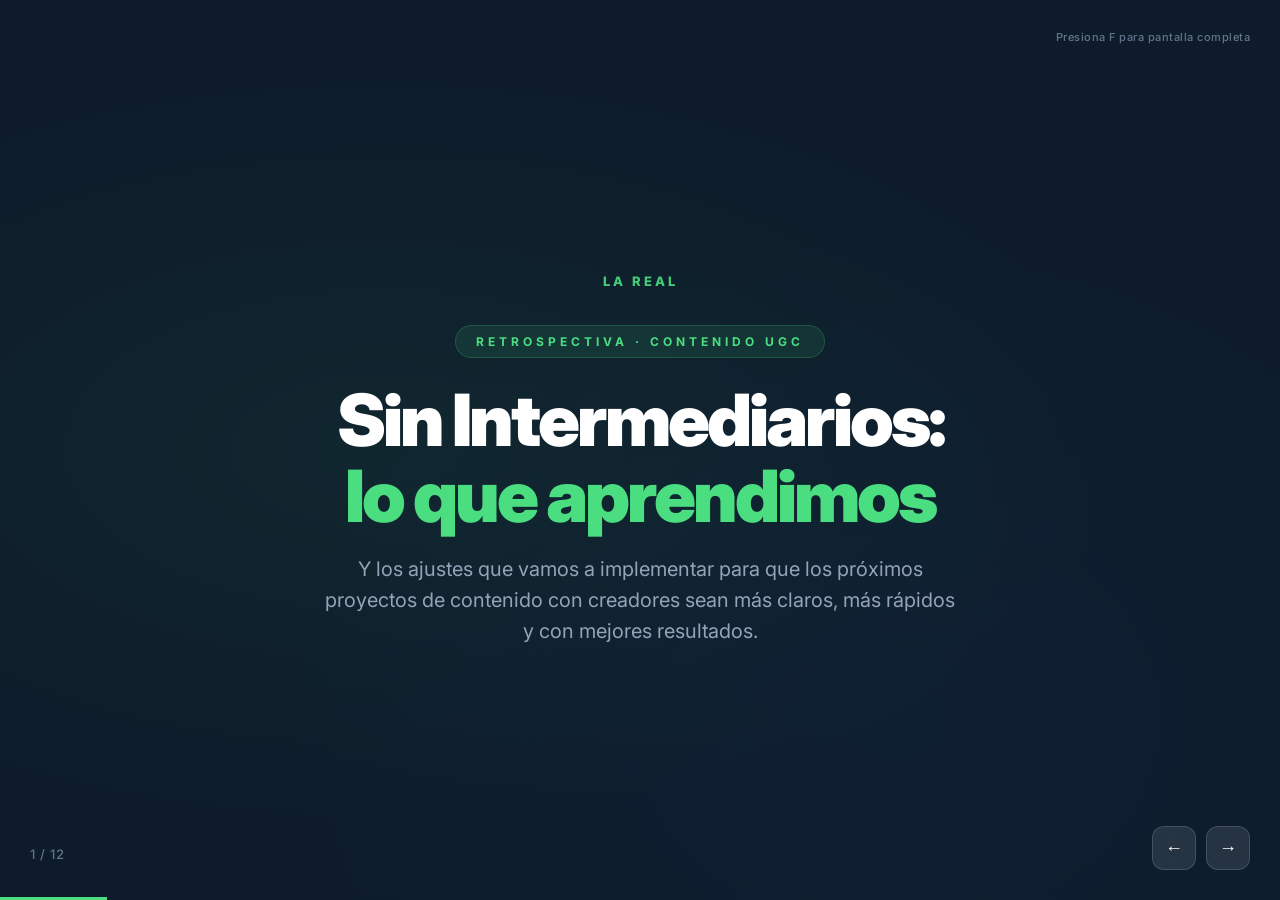
<file: docs/index.html>
<!DOCTYPE html>
<html lang="es">
<head>
<meta charset="UTF-8">
<meta http-equiv="refresh" content="0; url=aprendizajes.html">
<title>Sin Intermediarios · LA REAL</title>
</head>
<body>
<p><a href="aprendizajes.html">Sin Intermediarios · Lo que aprendimos</a></p>
</body>
</html>
</file>
